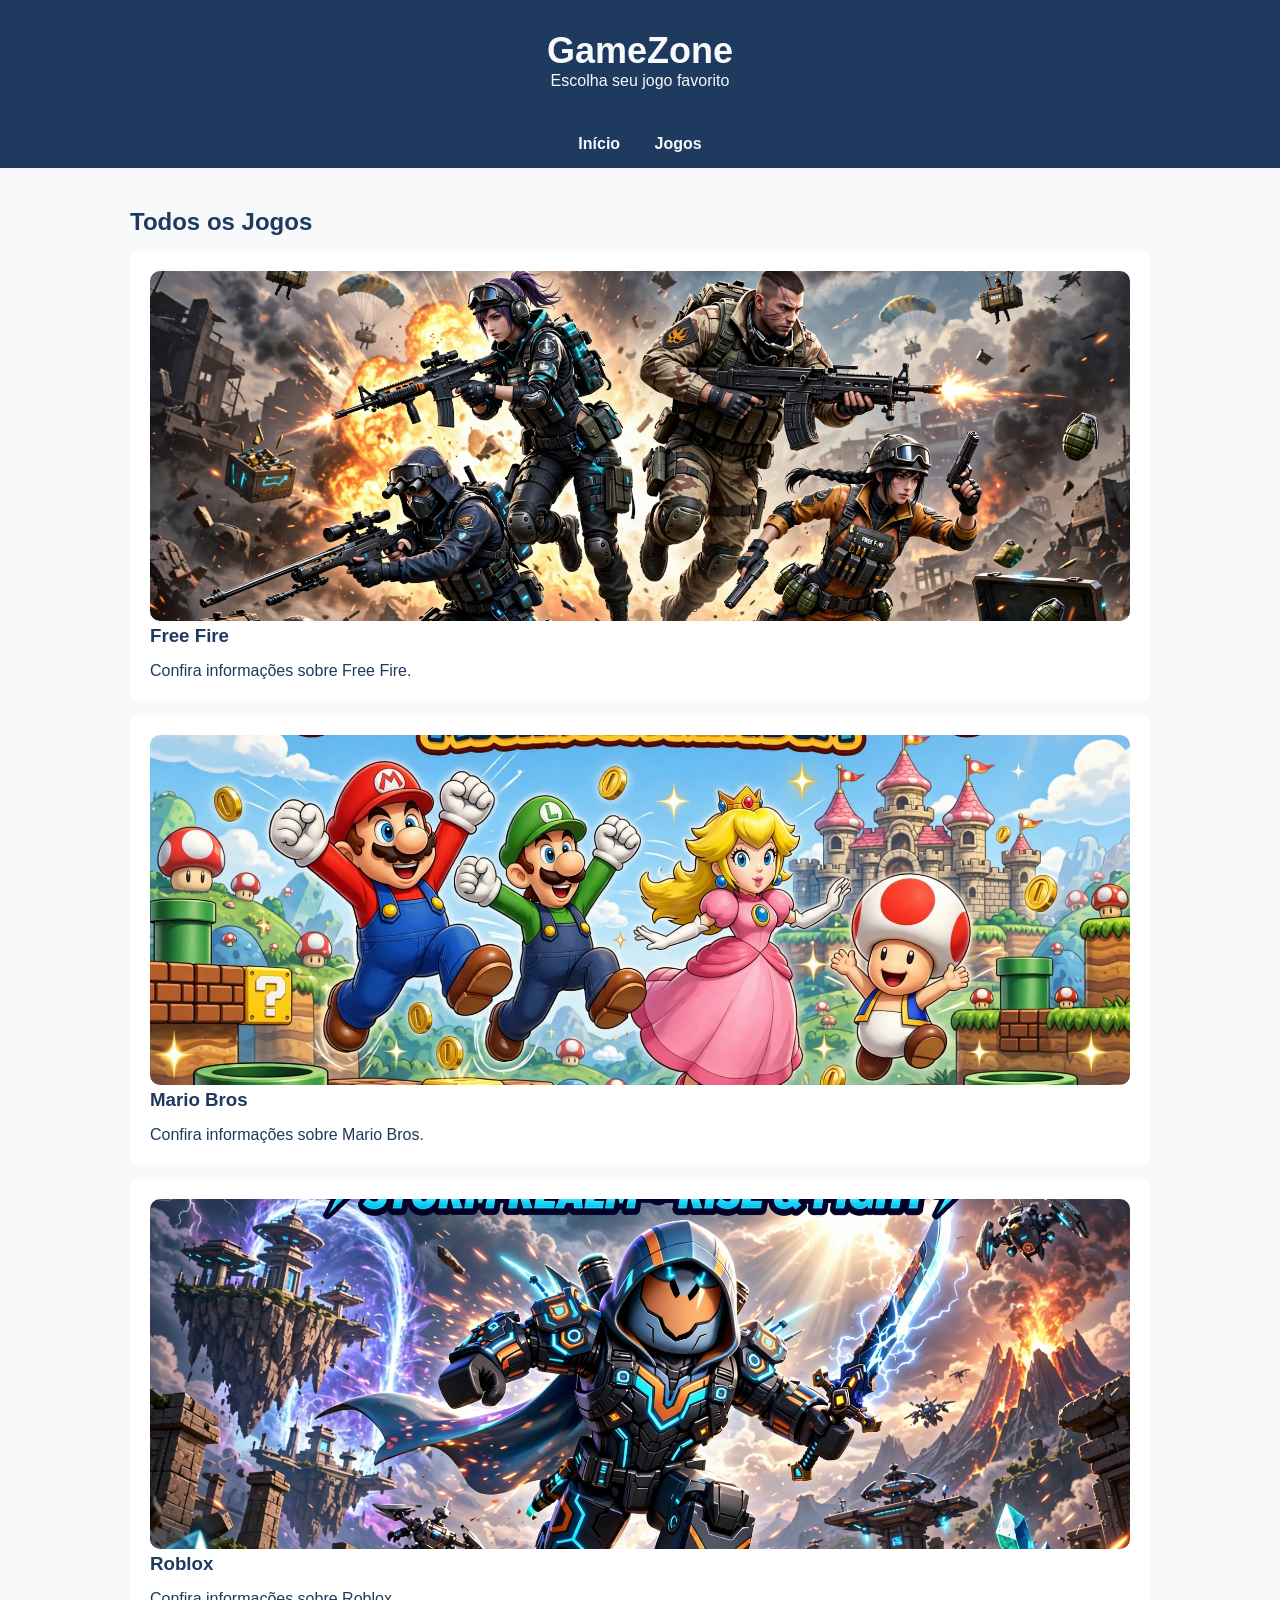
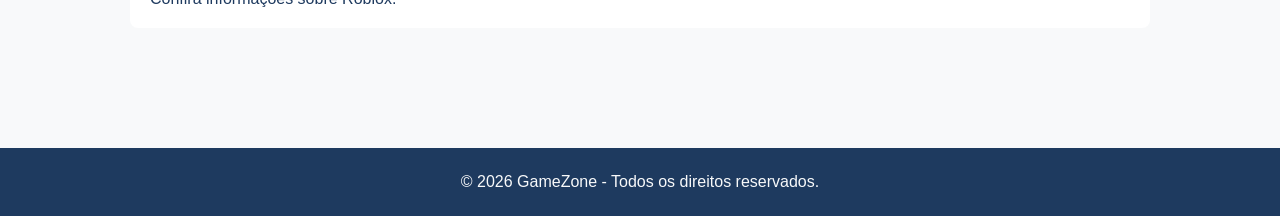
<file: Jogos/index.html>
<!DOCTYPE html>
<html lang="pt-BR">
<head>
    <meta charset="UTF-8">
    <meta name="viewport" content="width=device-width, initial-scale=1.0">
    <title>GameZone - Jogos</title>
    <link rel="stylesheet" href="../css/style.css">
</head>

<body>

    <header>
        <h1>GameZone</h1>
        <p>Escolha seu jogo favorito</p>
    </header>

    <nav>
        <a href="../index.html">Início</a>
        <a href="index.html">Jogos</a>
    </nav>

    <main>

        <section>
            <h2>Todos os Jogos</h2>

            <article>
                <img src="FreeFire.jpg" alt="Free Fire">
                <h3>Free Fire</h3>
                <p>Confira informações sobre Free Fire.</p>
            </article>

            <article>
                <img src="Mario_Bross.jpg" alt="Mario Bros">
                <h3>Mario Bros</h3>
                <p>Confira informações sobre Mario Bros.</p>
            </article>

            <article>
                <img src="Roblox..jpg" alt="Roblox">
                <h3>Roblox</h3>
                <p>Confira informações sobre Roblox.</p>
            </article>

        </section>

    </main>

    <footer>
        <p>© 2026 GameZone - Todos os direitos reservados.</p>
    </footer>

</body>
</html>
</file>
<file: css/style.css>
/* Configurações gerais */
* {
    margin: 0;
    padding: 0;
    box-sizing: border-box;
}

body {
    font-family: "Open Sans", sans-serif;
    background-color: #F8F9FA;
    color: #1E3A5F;
}

/* Header */
header {
    background-color: #1E3A5F;
    color: #F8F9FA;
    text-align: center;
    padding: 30px;
}

header h1 {
    font-family: "Poppins", sans-serif;
    font-size: 36px;
}

/* Navegação */
nav {
    background-color: #1E3A5F;
    text-align: center;
    padding: 15px;
}

nav a {
    color: #F8F9FA;
    text-decoration: none;
    margin: 0 15px;
    font-weight: bold;
}

nav a:hover {
    color: #FF8A3D;
}

/* Conteúdo principal */
main {
    padding: 40px;
    max-width: 1100px;
    margin: auto;
}

section {
    margin-bottom: 40px;
}

h2,
h3 {
    font-family: "Poppins", sans-serif;
    margin-bottom: 15px;
}

/* Botão */
button {
    background-color: #FF8A3D;
    color: #F8F9FA;
    border: none;
    padding: 12px 25px;
    margin-top: 20px;
    border-radius: 6px;
    cursor: pointer;
    font-weight: bold;
}

button:hover {
    opacity: 0.85;
}

/* Cards dos jogos */
article {
    background-color: white;
    padding: 20px;
    margin: 15px 0;
    border-radius: 8px;
}

/* Footer */
footer {
    background-color: #1E3A5F;
    color: #F8F9FA;
    text-align: center;
    padding: 25px;
    margin-top: 40px;
}
section img {
    width: 100%;
    max-height: 350px;
    object-fit: cover;
    border-radius: 10px;
}
</file>
